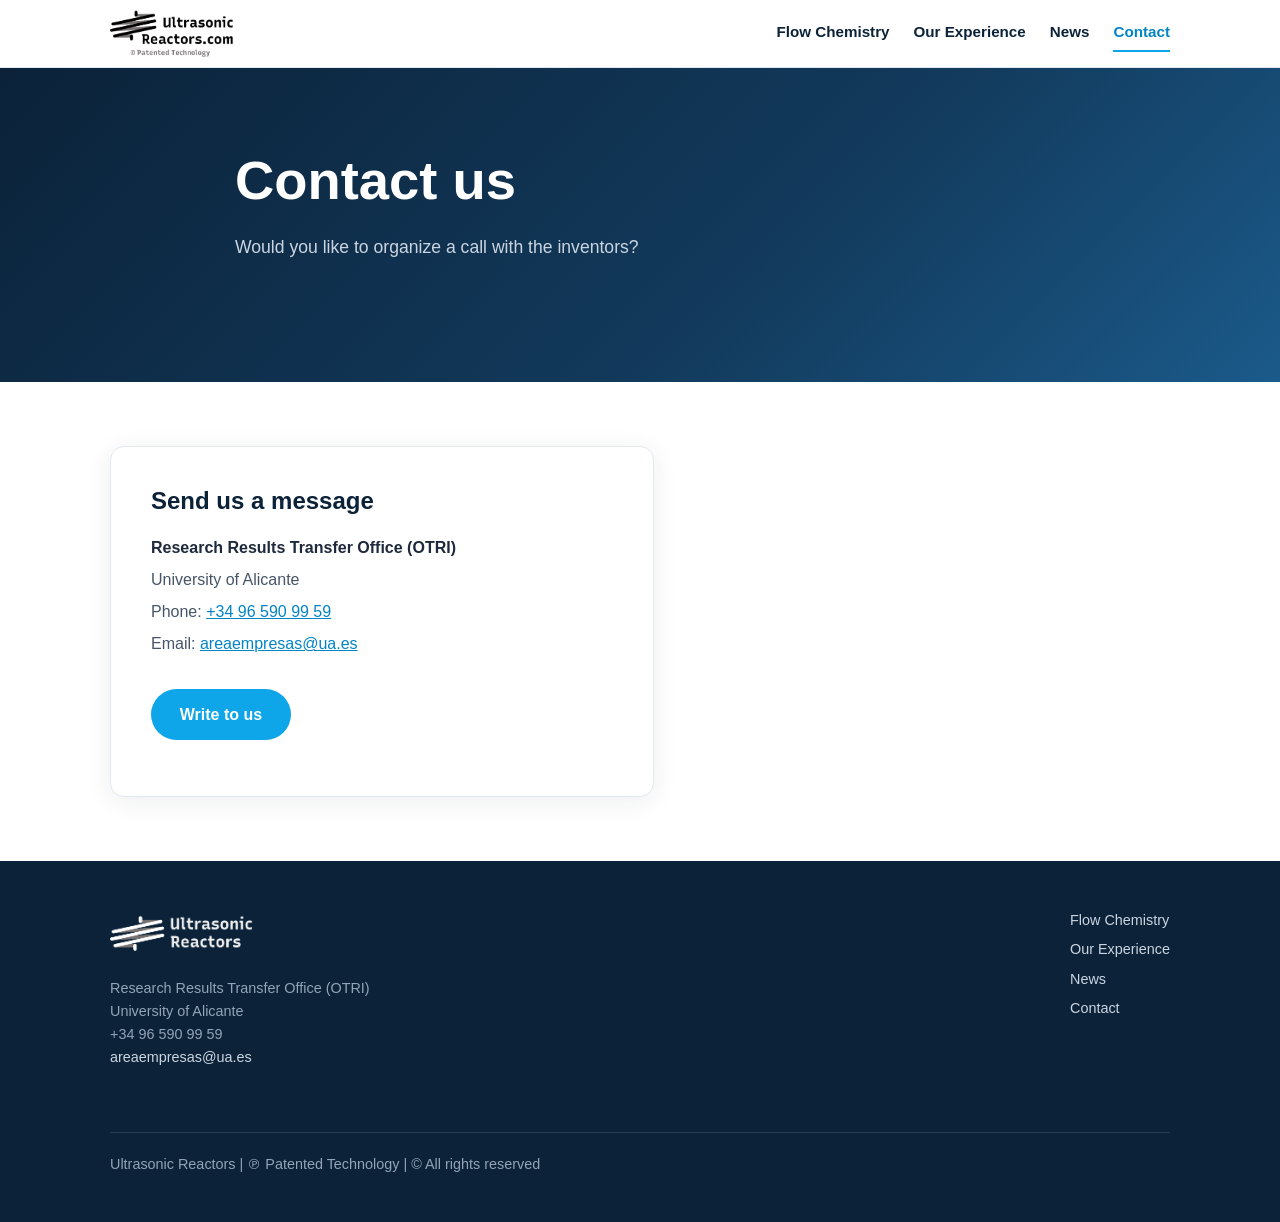
<file: contact/index.html>
<!DOCTYPE html>
<html lang="en">
<head>
  <meta charset="UTF-8">
  <meta name="viewport" content="width=device-width, initial-scale=1.0">
  <title>Contact — Ultrasonic Reactors</title>
  <meta name="description" content="Contact the Research Results Transfer Office (OTRI) of the University of Alicante about ultrasonic reactor technology.">
  <link rel="icon" type="image/png" sizes="32x32" href="../assets/favicon/favicon-32x32.png">
  <link rel="icon" type="image/png" sizes="16x16" href="../assets/favicon/favicon-16x16.png">
  <link rel="apple-touch-icon" href="../assets/favicon/apple-touch-icon.png">
  <link rel="stylesheet" href="../assets/css/style.css?v=3">
  <script src="../assets/js/waves.js" defer></script>
</head>
<body>

<header class="site-header">
  <div class="container">
    <a class="logo" href="../">
      <img src="../assets/img/cropped-ultrasonic_reactors_logo_patented.png" alt="Ultrasonic Reactors — patented technology" width="212" height="77">
    </a>
    <nav class="site-nav" aria-label="Main navigation">
      <a href="../">Flow Chemistry</a>
      <a href="../our-experience/">Our Experience</a>
      <a href="../news/">News</a>
      <a href="./" aria-current="page">Contact</a>
    </nav>
  </div>
</header>

<main>

  <section class="hero">
    <div class="container">
      <h1>Contact us</h1>
      <p>Would you like to organize a call with the inventors?</p>
    </div>
  </section>

  <section class="section">
    <div class="container">
      <div class="contact-card">
        <h2>Send us a message</h2>
        <p class="contact-line"><strong>Research Results Transfer Office (OTRI)</strong></p>
        <p class="contact-line">University of Alicante</p>
        <p class="contact-line">Phone: <a href="tel:+34965909959">+34 96 590 99 59</a></p>
        <p class="contact-line">Email: <a href="mailto:areaempresas@ua.es">areaempresas@ua.es</a></p>
        <p class="mt-2">
          <a class="button" href="mailto:areaempresas@ua.es?subject=Ultrasonic%20Reactors%20%E2%80%94%20Information%20request">Write to us</a>
        </p>
      </div>
    </div>
  </section>

</main>

<footer class="site-footer">
  <div class="container">
    <div>
      <img class="footer-logo" src="../assets/img/ultrasonic_reactors_logo_white.png" alt="Ultrasonic Reactors" loading="lazy">
      <p>
        Research Results Transfer Office (OTRI)<br>
        University of Alicante<br>
        +34 96 590 99 59<br>
        <a href="mailto:areaempresas@ua.es">areaempresas@ua.es</a>
      </p>
    </div>
    <nav aria-label="Footer navigation">
      <a href="../">Flow Chemistry</a>
      <a href="../our-experience/">Our Experience</a>
      <a href="../news/">News</a>
      <a href="./">Contact</a>
    </nav>
    <p class="copyright">Ultrasonic Reactors | ℗ Patented Technology | © All rights reserved</p>
  </div>
</footer>

</body>
</html>
</file>
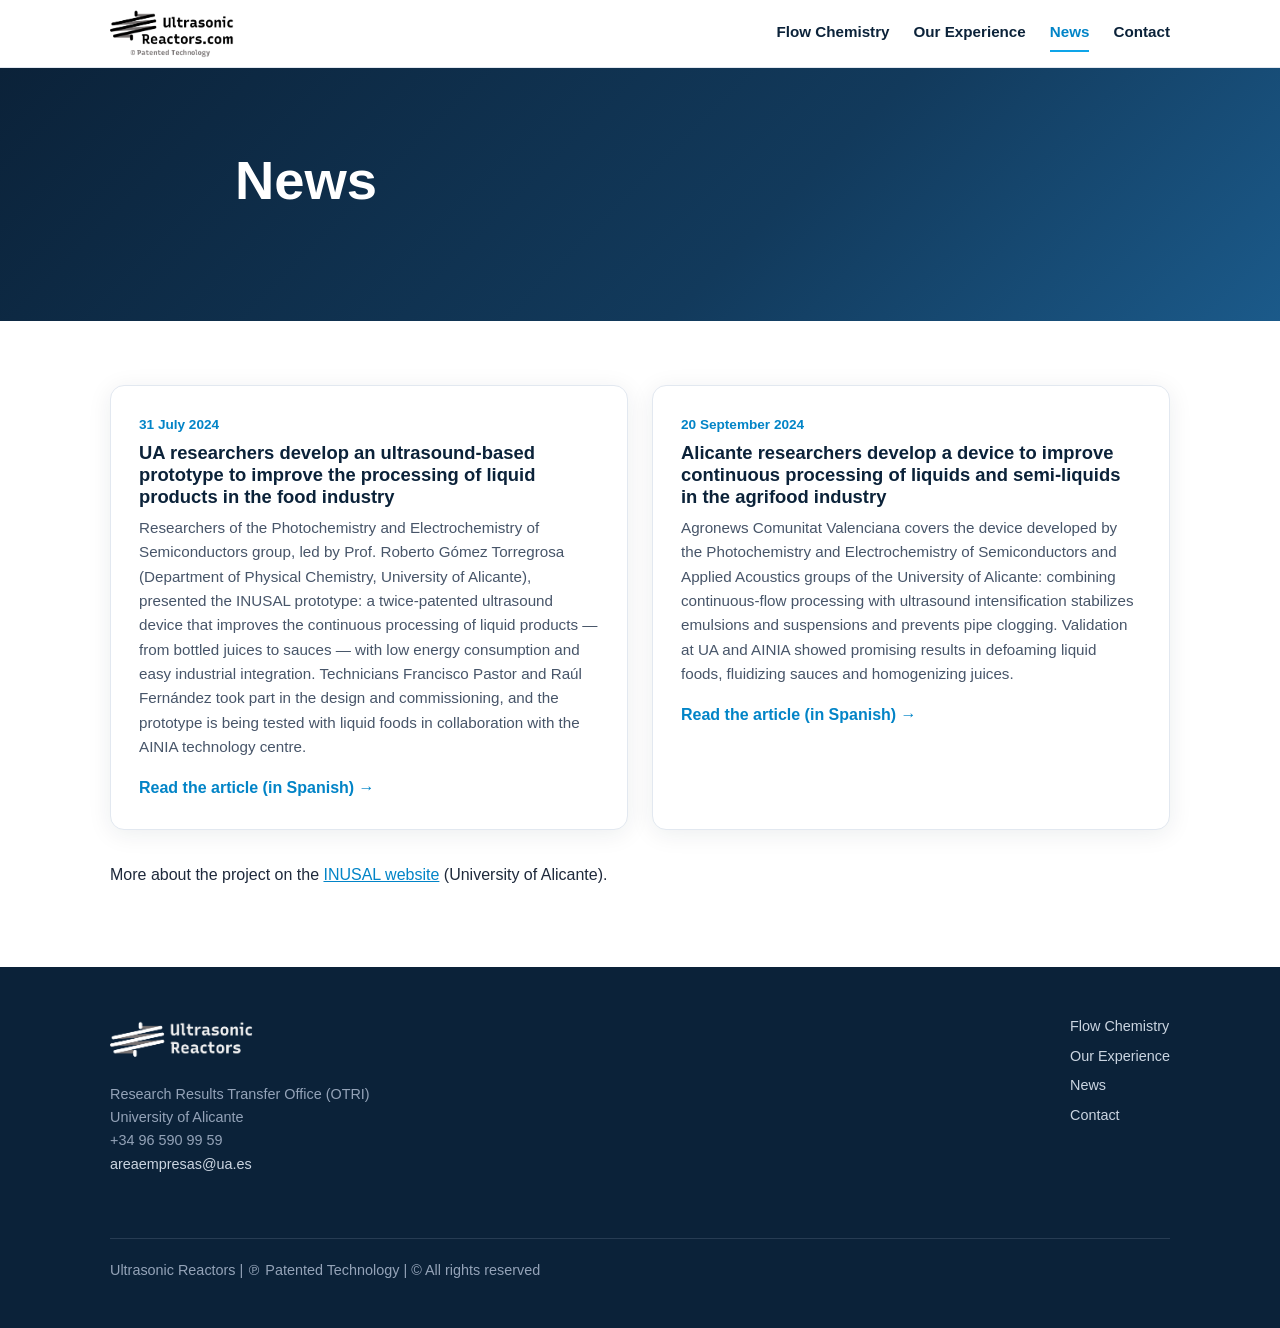
<file: news/index.html>
<!DOCTYPE html>
<html lang="en">
<head>
  <meta charset="UTF-8">
  <meta name="viewport" content="width=device-width, initial-scale=1.0">
  <title>News — Ultrasonic Reactors</title>
  <meta name="description" content="News and updates about ultrasonic reactor technology from the University of Alicante.">
  <link rel="icon" type="image/png" sizes="32x32" href="../assets/favicon/favicon-32x32.png">
  <link rel="icon" type="image/png" sizes="16x16" href="../assets/favicon/favicon-16x16.png">
  <link rel="apple-touch-icon" href="../assets/favicon/apple-touch-icon.png">
  <link rel="stylesheet" href="../assets/css/style.css?v=3">
  <script src="../assets/js/waves.js" defer></script>
</head>
<body>

<header class="site-header">
  <div class="container">
    <a class="logo" href="../">
      <img src="../assets/img/cropped-ultrasonic_reactors_logo_patented.png" alt="Ultrasonic Reactors — patented technology" width="212" height="77">
    </a>
    <nav class="site-nav" aria-label="Main navigation">
      <a href="../">Flow Chemistry</a>
      <a href="../our-experience/">Our Experience</a>
      <a href="./" aria-current="page">News</a>
      <a href="../contact/">Contact</a>
    </nav>
  </div>
</header>

<main>

  <section class="hero">
    <div class="container">
      <h1>News</h1>
    </div>
  </section>

  <section class="section">
    <div class="container">
      <div class="card-grid">
        <div class="card">
          <span class="news-date">31 July 2024</span>
          <h3>UA researchers develop an ultrasound-based prototype to improve the processing of liquid products in the food industry</h3>
          <p>
            Researchers of the Photochemistry and Electrochemistry of Semiconductors group,
            led by Prof. Roberto Gómez Torregrosa (Department of Physical Chemistry,
            University of Alicante), presented the INUSAL prototype: a twice-patented
            ultrasound device that improves the continuous processing of liquid products —
            from bottled juices to sauces — with low energy consumption and easy industrial
            integration. Technicians Francisco Pastor and Raúl Fernández took part in the
            design and commissioning, and the prototype is being tested with liquid foods in
            collaboration with the AINIA technology centre.
          </p>
          <a class="card-link" href="https://web.ua.es/es/actualidad-universitaria/2024/julio2024/22-31/investigadores-de-la-ua-desarrollan-un-prototipo-basado-en-ultrasonidos-para-mejorar-el-procesado-de-productos-liquidos-de-la-industria-alimentaria.html" target="_blank" rel="noopener">Read the article (in Spanish) →</a>
        </div>
        <div class="card">
          <span class="news-date">20 September 2024</span>
          <h3>Alicante researchers develop a device to improve continuous processing of liquids and semi-liquids in the agrifood industry</h3>
          <p>
            Agronews Comunitat Valenciana covers the device developed by the Photochemistry
            and Electrochemistry of Semiconductors and Applied Acoustics groups of the
            University of Alicante: combining continuous-flow processing with ultrasound
            intensification stabilizes emulsions and suspensions and prevents pipe clogging.
            Validation at UA and AINIA showed promising results in defoaming liquid foods,
            fluidizing sauces and homogenizing juices.
          </p>
          <a class="card-link" href="https://www.agronewscomunitatvalenciana.com/investigadores-alicantinos-desarrollan-un-dispositivo-para-mejorar-el-procesado-en-continuo-de" target="_blank" rel="noopener">Read the article (in Spanish) →</a>
        </div>
      </div>
      <p class="mt-2">
        More about the project on the
        <a href="https://web.ua.es/es/inusal/dispositivo-para-la-intensificacion-con-ultrasonidos-en-procesos-de-flujo-de-la-industria-agroalimentaria-y-farmaceutica.html" target="_blank" rel="noopener">INUSAL website</a>
        (University of Alicante).
      </p>
    </div>
  </section>

</main>

<footer class="site-footer">
  <div class="container">
    <div>
      <img class="footer-logo" src="../assets/img/ultrasonic_reactors_logo_white.png" alt="Ultrasonic Reactors" loading="lazy">
      <p>
        Research Results Transfer Office (OTRI)<br>
        University of Alicante<br>
        +34 96 590 99 59<br>
        <a href="mailto:areaempresas@ua.es">areaempresas@ua.es</a>
      </p>
    </div>
    <nav aria-label="Footer navigation">
      <a href="../">Flow Chemistry</a>
      <a href="../our-experience/">Our Experience</a>
      <a href="./">News</a>
      <a href="../contact/">Contact</a>
    </nav>
    <p class="copyright">Ultrasonic Reactors | ℗ Patented Technology | © All rights reserved</p>
  </div>
</footer>

</body>
</html>
</file>
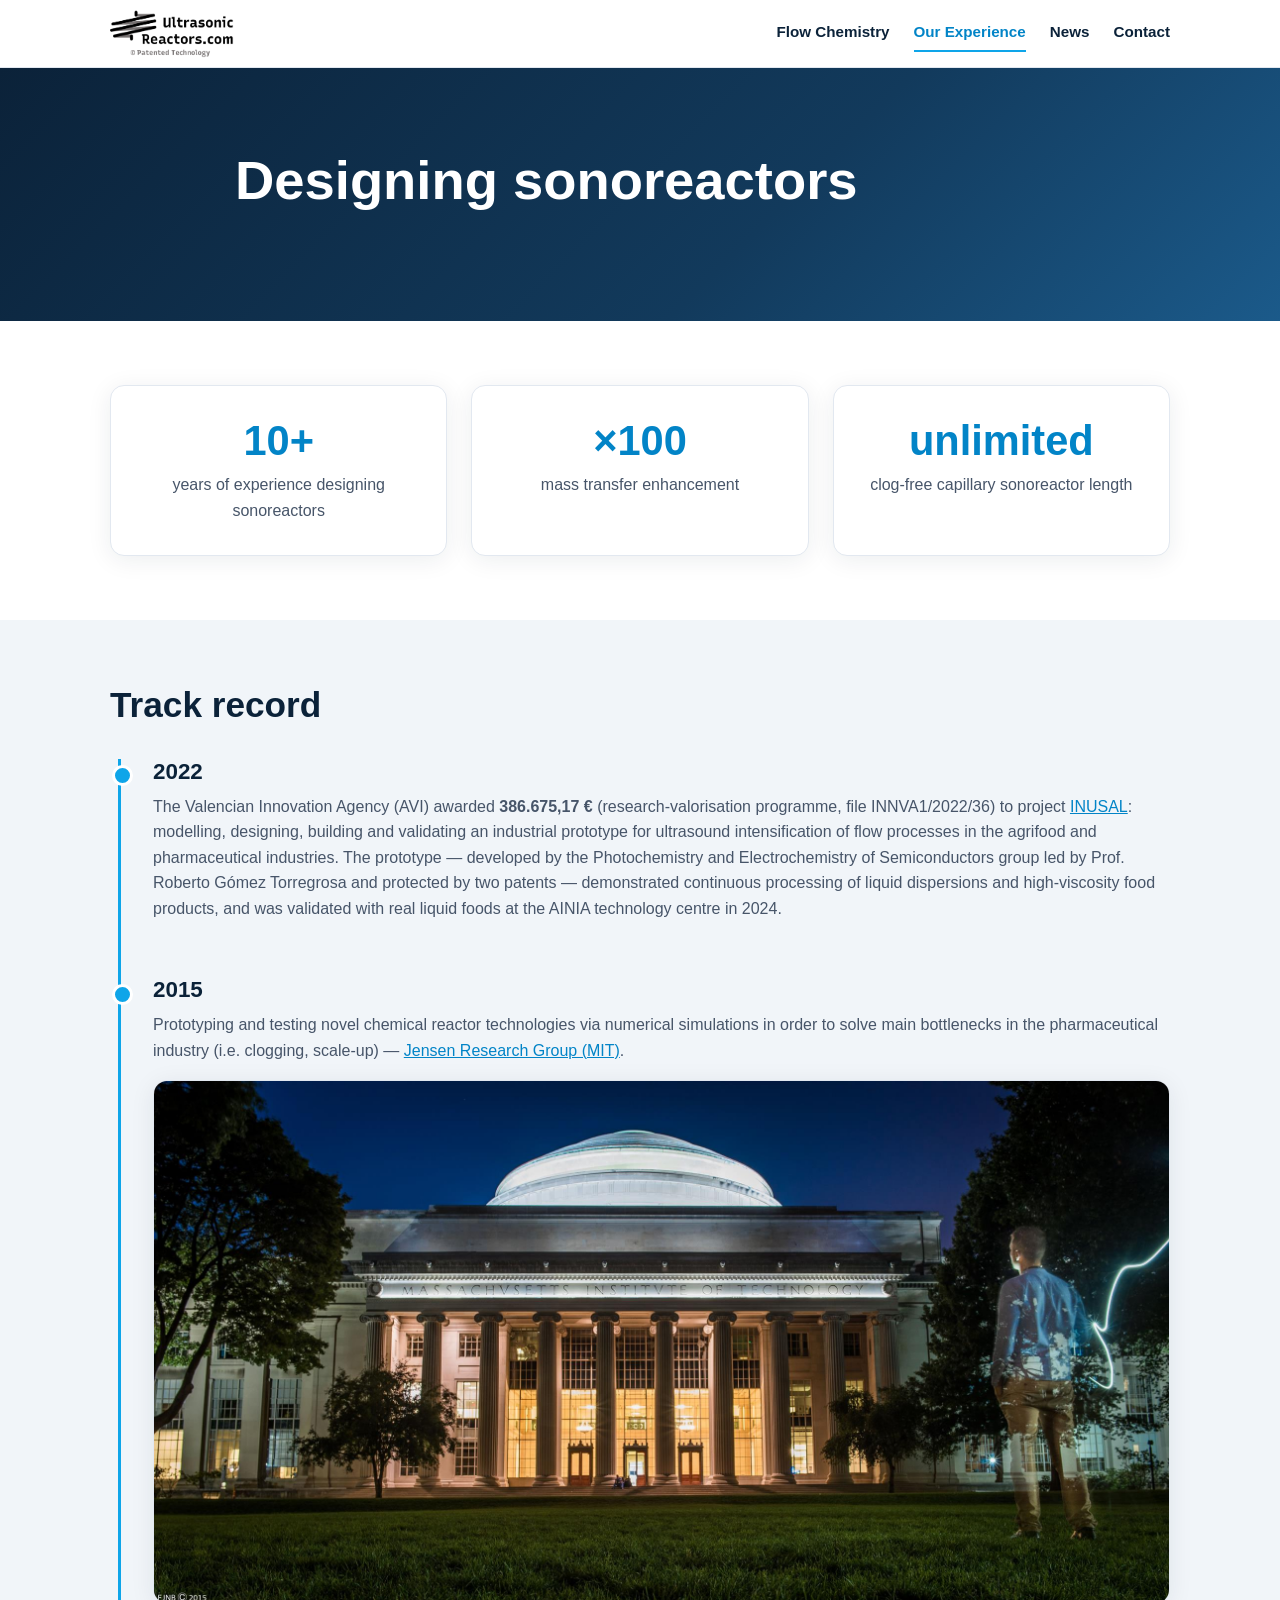
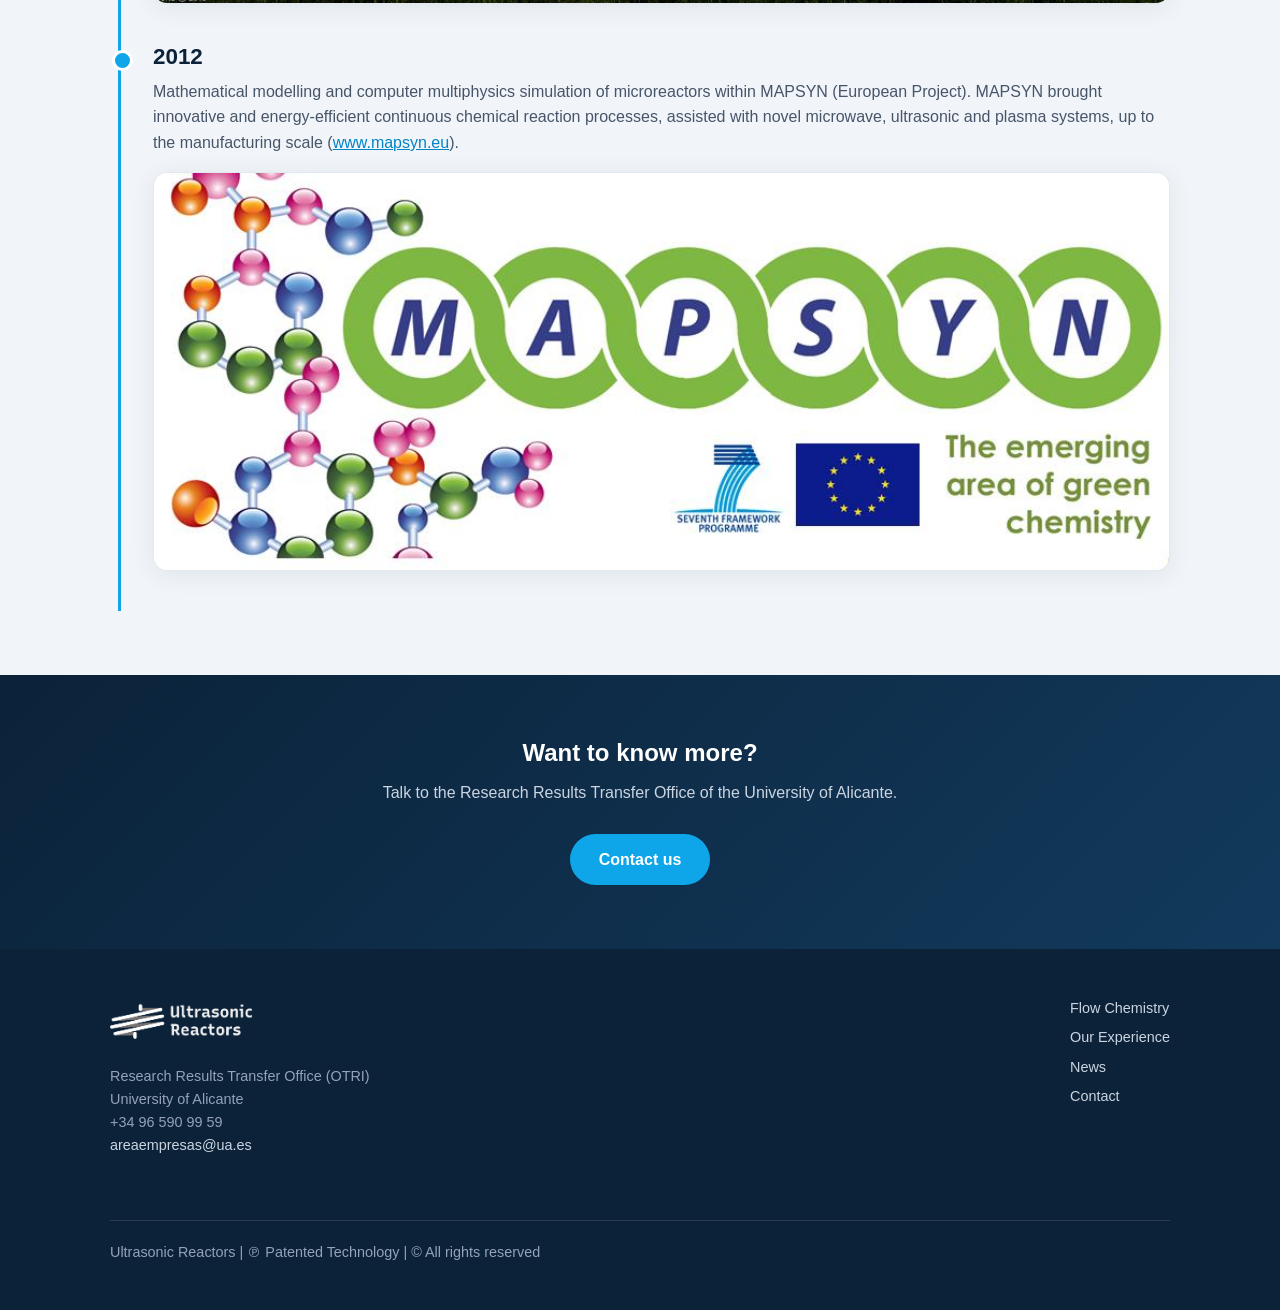
<file: our-experience/index.html>
<!DOCTYPE html>
<html lang="en">
<head>
  <meta charset="UTF-8">
  <meta name="viewport" content="width=device-width, initial-scale=1.0">
  <title>Our Experience — Ultrasonic Reactors</title>
  <meta name="description" content="More than 10 years of experience designing sonoreactors: from MAPSYN (EU project) multiphysics simulation to prototyping novel reactor technologies at MIT.">
  <link rel="icon" type="image/png" sizes="32x32" href="../assets/favicon/favicon-32x32.png">
  <link rel="icon" type="image/png" sizes="16x16" href="../assets/favicon/favicon-16x16.png">
  <link rel="apple-touch-icon" href="../assets/favicon/apple-touch-icon.png">
  <link rel="stylesheet" href="../assets/css/style.css?v=3">
  <script src="../assets/js/waves.js" defer></script>
</head>
<body>

<header class="site-header">
  <div class="container">
    <a class="logo" href="../">
      <img src="../assets/img/cropped-ultrasonic_reactors_logo_patented.png" alt="Ultrasonic Reactors — patented technology" width="212" height="77">
    </a>
    <nav class="site-nav" aria-label="Main navigation">
      <a href="../">Flow Chemistry</a>
      <a href="./" aria-current="page">Our Experience</a>
      <a href="../news/">News</a>
      <a href="../contact/">Contact</a>
    </nav>
  </div>
</header>

<main>

  <section class="hero">
    <div class="container">
      <h1>Designing sonoreactors</h1>
    </div>
  </section>

  <section class="section">
    <div class="container">
      <div class="stats">
        <div class="stat">
          <div class="number">10+</div>
          <div class="label">years of experience designing sonoreactors</div>
        </div>
        <div class="stat">
          <div class="number">×100</div>
          <div class="label">mass transfer enhancement</div>
        </div>
        <div class="stat">
          <div class="number">unlimited</div>
          <div class="label">clog-free capillary sonoreactor length</div>
        </div>
      </div>
    </div>
  </section>

  <section class="section alt">
    <div class="container">
      <h2 class="section-title">Track record</h2>
      <div class="timeline">
        <div class="timeline-item">
          <h3>2022</h3>
          <p>
            The Valencian Innovation Agency (AVI) awarded <strong>386.675,17&nbsp;€</strong>
            (research-valorisation programme, file INNVA1/2022/36) to project
            <a href="https://web.ua.es/es/inusal/proyecto.html" target="_blank" rel="noopener">INUSAL</a>:
            modelling, designing, building and validating an industrial prototype for
            ultrasound intensification of flow processes in the agrifood and pharmaceutical
            industries. The prototype — developed by the Photochemistry and Electrochemistry
            of Semiconductors group led by Prof. Roberto Gómez Torregrosa and protected by
            two patents — demonstrated continuous processing of liquid dispersions and
            high-viscosity food products, and was validated with real liquid foods at the
            AINIA technology centre in 2024.
          </p>
        </div>
        <div class="timeline-item">
          <h3>2015</h3>
          <p>
            Prototyping and testing novel chemical reactor technologies via numerical
            simulations in order to solve main bottlenecks in the pharmaceutical industry
            (i.e. clogging, scale-up) —
            <a href="https://jensenlab.mit.edu/" target="_blank" rel="noopener">Jensen Research Group (MIT)</a>.
          </p>
          <figure class="media">
            <img src="../assets/img/mit-visit-2015.jpg" alt="Researchers at MIT" loading="lazy">
          </figure>
        </div>
        <div class="timeline-item">
          <h3>2012</h3>
          <p>
            Mathematical modelling and computer multiphysics simulation of microreactors within
            MAPSYN (European Project). MAPSYN brought innovative and energy-efficient continuous
            chemical reaction processes, assisted with novel microwave, ultrasonic and plasma
            systems, up to the manufacturing scale
            (<a href="https://cordis.europa.eu/project/id/309376" target="_blank" rel="noopener">www.mapsyn.eu</a>).
          </p>
          <figure class="media">
            <img src="../assets/img/mapysn_ultrasound_reactor.jpg" alt="MAPSYN ultrasound reactor" loading="lazy">
          </figure>
        </div>
      </div>
    </div>
  </section>

  <section class="cta-band">
    <div class="container">
      <h2>Want to know more?</h2>
      <p>Talk to the Research Results Transfer Office of the University of Alicante.</p>
      <a class="button" href="../contact/">Contact us</a>
    </div>
  </section>

</main>

<footer class="site-footer">
  <div class="container">
    <div>
      <img class="footer-logo" src="../assets/img/ultrasonic_reactors_logo_white.png" alt="Ultrasonic Reactors" loading="lazy">
      <p>
        Research Results Transfer Office (OTRI)<br>
        University of Alicante<br>
        +34 96 590 99 59<br>
        <a href="mailto:areaempresas@ua.es">areaempresas@ua.es</a>
      </p>
    </div>
    <nav aria-label="Footer navigation">
      <a href="../">Flow Chemistry</a>
      <a href="./">Our Experience</a>
      <a href="../news/">News</a>
      <a href="../contact/">Contact</a>
    </nav>
    <p class="copyright">Ultrasonic Reactors | ℗ Patented Technology | © All rights reserved</p>
  </div>
</footer>

</body>
</html>
</file>
<file: assets/css/style.css>
/* ============================================================
   Ultrasonic Reactors — site stylesheet
   Plain CSS, no build step. Edit freely.
   ============================================================ */

:root {
  --navy: #0b2239;
  --navy-2: #123a5c;
  --accent: #0ea5e9;
  --accent-dark: #0284c7;
  --ink: #1e293b;
  --ink-soft: #475569;
  --bg: #ffffff;
  --bg-alt: #f1f5f9;
  --border: #e2e8f0;
  --radius: 14px;
  --shadow: 0 4px 24px rgba(11, 34, 57, 0.08);
  --font: -apple-system, BlinkMacSystemFont, "Segoe UI", Roboto, "Helvetica Neue",
    Arial, sans-serif;
}

* { box-sizing: border-box; }

body {
  margin: 0;
  font-family: var(--font);
  color: var(--ink);
  background: var(--bg);
  line-height: 1.6;
  -webkit-font-smoothing: antialiased;
}

img { max-width: 100%; height: auto; display: block; }

a { color: var(--accent-dark); }
a:hover { color: var(--accent); }

h1, h2, h3 { line-height: 1.2; color: var(--navy); }

.container {
  max-width: 1100px;
  margin: 0 auto;
  padding: 0 1.25rem;
}

/* ---------- Header ---------- */

.site-header {
  position: sticky;
  top: 0;
  z-index: 10;
  background: rgba(255, 255, 255, 0.95);
  backdrop-filter: blur(8px);
  border-bottom: 1px solid var(--border);
}

.site-header .container {
  display: flex;
  align-items: center;
  justify-content: space-between;
  flex-wrap: wrap;
  gap: 0.5rem 1.5rem;
  padding-top: 0.6rem;
  padding-bottom: 0.6rem;
}

.site-header .logo img { height: 48px; width: auto; }

.site-nav {
  display: flex;
  flex-wrap: wrap;
  gap: 0.25rem 1.5rem;
}

.site-nav a {
  color: var(--navy);
  text-decoration: none;
  font-weight: 600;
  font-size: 0.95rem;
  padding: 0.35rem 0;
  border-bottom: 2px solid transparent;
}

.site-nav a:hover { color: var(--accent-dark); }

.site-nav a[aria-current="page"] {
  color: var(--accent-dark);
  border-bottom-color: var(--accent);
}

/* ---------- Hero ---------- */

.hero {
  position: relative;
  background: linear-gradient(135deg, var(--navy) 0%, var(--navy-2) 60%, #1b5a8a 100%);
  color: #e2e8f0;
  padding: 5rem 0 5.5rem;
  overflow: hidden;
}

.hero .container { position: relative; z-index: 1; max-width: 850px; }

/* Wave-packet animation drawn by assets/js/waves.js */
.hero canvas.waves {
  position: absolute;
  inset: 0;
  width: 100%;
  height: 100%;
  pointer-events: none;
}

.hero .badge {
  display: inline-block;
  background: rgba(14, 165, 233, 0.15);
  border: 1px solid rgba(14, 165, 233, 0.5);
  color: #7dd3fc;
  border-radius: 999px;
  padding: 0.3rem 1rem;
  font-size: 0.85rem;
  font-weight: 600;
  letter-spacing: 0.03em;
  margin-bottom: 1.5rem;
  animation: ping 3.5s ease-out infinite;
}

/* Soft sonar ping — an expanding, fading ring of light */
@keyframes ping {
  0% { box-shadow: 0 0 0 0 rgba(56, 189, 248, 0.35); }
  60% { box-shadow: 0 0 0 12px rgba(56, 189, 248, 0); }
  100% { box-shadow: 0 0 0 0 rgba(56, 189, 248, 0); }
}

.hero h1 {
  color: #ffffff;
  font-size: clamp(2.1rem, 5vw, 3.4rem);
  margin: 0 0 1.25rem;
}

.hero h1 .accent { color: #38bdf8; }

.hero p {
  font-size: 1.1rem;
  color: #cbd5e1;
  max-width: 46rem;
  margin: 0 0 2rem;
}

.button {
  display: inline-block;
  background: var(--accent);
  color: #ffffff;
  text-decoration: none;
  font-weight: 700;
  padding: 0.8rem 1.8rem;
  border-radius: 999px;
  transition: background 0.15s ease;
}

.button:hover { background: var(--accent-dark); color: #ffffff; }

.button.ghost {
  background: transparent;
  border: 2px solid var(--accent);
  color: var(--accent-dark);
}

.button.ghost:hover { background: var(--accent); color: #ffffff; }

/* ---------- Sections ---------- */

.section { padding: 4rem 0; }
.section.alt { background: var(--bg-alt); }

.section-title {
  font-size: clamp(1.6rem, 3.5vw, 2.2rem);
  margin: 0 0 0.5rem;
}

.section-lead {
  color: var(--ink-soft);
  max-width: 46rem;
  margin: 0 0 2.5rem;
}

/* ---------- Cards ---------- */

.card-grid {
  display: grid;
  grid-template-columns: repeat(auto-fit, minmax(260px, 1fr));
  gap: 1.5rem;
}

.card {
  background: var(--bg);
  border: 1px solid var(--border);
  border-radius: var(--radius);
  box-shadow: var(--shadow);
  padding: 1.75rem;
  transition: transform 0.2s ease, box-shadow 0.2s ease;
}

.card:hover {
  transform: translateY(-4px);
  box-shadow: 0 10px 32px rgba(11, 34, 57, 0.14);
}

.card h3 { margin: 0 0 0.5rem; font-size: 1.15rem; }
.card p { margin: 0 0 1rem; color: var(--ink-soft); font-size: 0.95rem; }
.card .card-link { font-weight: 700; text-decoration: none; }

/* ---------- Figures / media ---------- */

.figure-grid {
  display: grid;
  grid-template-columns: repeat(auto-fit, minmax(280px, 1fr));
  gap: 1.5rem;
}

figure.media {
  margin: 0;
  background: var(--bg);
  border: 1px solid var(--border);
  border-radius: var(--radius);
  box-shadow: var(--shadow);
  overflow: hidden;
  transition: transform 0.2s ease, box-shadow 0.2s ease;
}

figure.media:hover {
  transform: translateY(-4px);
  box-shadow: 0 10px 32px rgba(11, 34, 57, 0.14);
}

figure.media img { width: 100%; }

figure.media figcaption {
  padding: 1rem 1.25rem;
  font-size: 0.9rem;
  color: var(--ink-soft);
}

/* Two-column text + image */

.split {
  display: grid;
  grid-template-columns: 1fr 1fr;
  gap: 2.5rem;
  align-items: center;
}

@media (max-width: 800px) {
  .split { grid-template-columns: 1fr; }
}

.split ul { color: var(--ink-soft); padding-left: 1.2rem; }
.split li { margin-bottom: 0.5rem; }

/* ---------- Stats (Our Experience) ---------- */

.stats {
  display: grid;
  grid-template-columns: repeat(auto-fit, minmax(220px, 1fr));
  gap: 1.5rem;
  text-align: center;
}

.stat {
  background: var(--bg);
  border: 1px solid var(--border);
  border-radius: var(--radius);
  box-shadow: var(--shadow);
  padding: 2rem 1.5rem;
}

.stat .number {
  font-size: clamp(1.8rem, 4.5vw, 2.6rem);
  font-weight: 800;
  color: var(--accent-dark);
  line-height: 1.1;
}

.stat .label { color: var(--ink-soft); margin-top: 0.5rem; }

.stat.featured { border: 2px solid var(--accent); }

/* ---------- News ---------- */

.news-date {
  display: block;
  font-size: 0.85rem;
  font-weight: 600;
  color: var(--accent-dark);
  margin-bottom: 0.35rem;
}

/* ---------- Timeline ---------- */

.timeline {
  border-left: 3px solid var(--accent);
  margin: 2rem 0 0 0.5rem;
  padding-left: 2rem;
}

.timeline-item { position: relative; padding-bottom: 2.5rem; }

.timeline-item::before {
  content: "";
  position: absolute;
  left: calc(-2rem - 9px);
  top: 0.4rem;
  width: 15px;
  height: 15px;
  border-radius: 50%;
  background: var(--accent);
  border: 3px solid var(--bg);
  animation: ping 3.5s ease-out infinite;
}

.timeline-item:nth-child(even)::before { animation-delay: 1.75s; }

.timeline-item h3 { margin: 0 0 0.5rem; font-size: 1.4rem; }
.timeline-item p { color: var(--ink-soft); margin: 0 0 1rem; }

/* ---------- Contact ---------- */

.contact-card {
  background: var(--bg);
  border: 1px solid var(--border);
  border-radius: var(--radius);
  box-shadow: var(--shadow);
  padding: 2.5rem;
  max-width: 34rem;
}

.contact-card h2 { margin-top: 0; }

.contact-card .contact-line {
  margin: 0.4rem 0;
  color: var(--ink-soft);
}

.contact-card .contact-line strong { color: var(--ink); }

/* CTA band */

.cta-band {
  background: linear-gradient(135deg, var(--navy) 0%, var(--navy-2) 100%);
  color: #e2e8f0;
  text-align: center;
  padding: 4rem 0;
}

.cta-band h2 { color: #ffffff; margin: 0 0 0.75rem; }
.cta-band p { color: #cbd5e1; margin: 0 0 1.75rem; }

/* ---------- Footer ---------- */

.site-footer {
  background: var(--navy);
  color: #94a3b8;
  padding: 3rem 0 2rem;
  font-size: 0.9rem;
}

.site-footer .container {
  display: flex;
  flex-wrap: wrap;
  gap: 2rem;
  justify-content: space-between;
  align-items: flex-start;
}

.site-footer img.footer-logo { height: 52px; width: auto; margin-bottom: 1rem; }

.site-footer nav { display: flex; flex-direction: column; gap: 0.4rem; }

.site-footer a { color: #cbd5e1; text-decoration: none; }
.site-footer a:hover { color: #ffffff; }

.site-footer .copyright {
  flex-basis: 100%;
  border-top: 1px solid rgba(148, 163, 184, 0.2);
  padding-top: 1.25rem;
  margin-top: 1rem;
}

/* ---------- Utilities ---------- */

.center { text-align: center; }
.mt-2 { margin-top: 2rem; }

/* ---------- Accessibility: no motion if the user opts out ---------- */

@media (prefers-reduced-motion: reduce) {
  *,
  *::before,
  *::after {
    animation: none !important;
    transition: none !important;
  }
}
</file>
